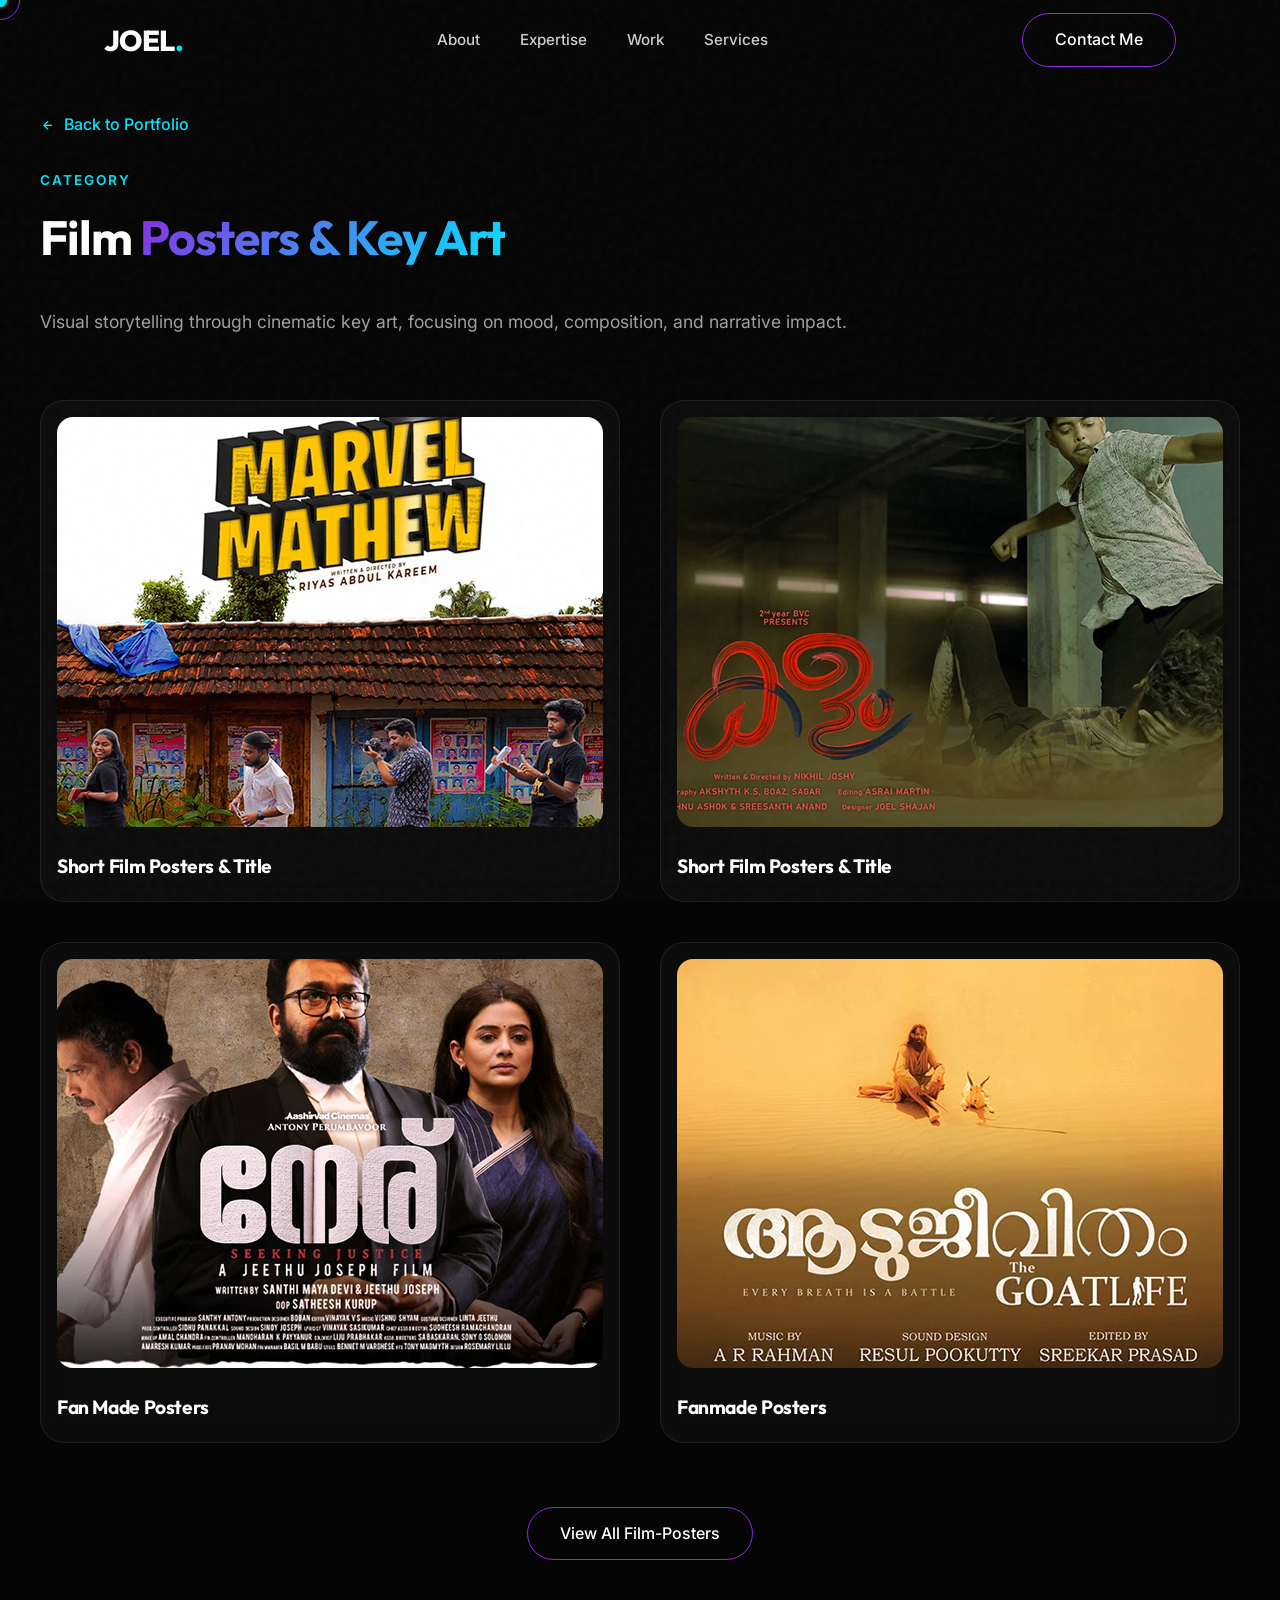
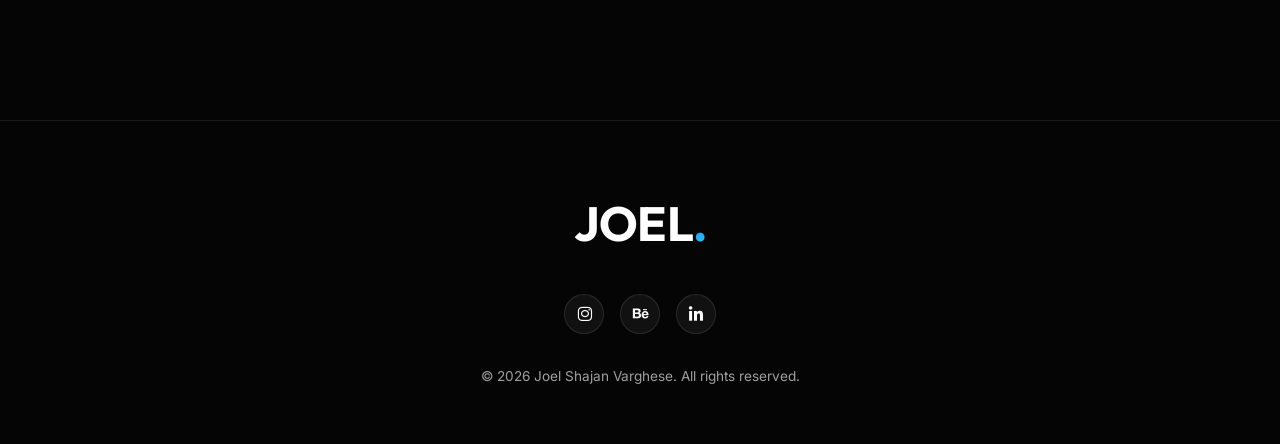
<file: film-posters.html>
<!DOCTYPE html>
<html lang="en">

<head>
    <meta charset="UTF-8">
    <meta name="viewport" content="width=device-width, initial-scale=1.0">
    <meta name="description" content="Film Posters and Key Art by Joel Shajan Varghese.">
    <title>Film Posters | Joel Shajan Varghese</title>

    <!-- Google Fonts -->
    <link rel="preconnect" href="https://fonts.googleapis.com">
    <link rel="preconnect" href="https://fonts.gstatic.com" crossorigin>
    <link
        href="https://fonts.googleapis.com/css2?family=Inter:wght@300;400;500;600&family=Outfit:wght@400;600;800&display=swap"
        rel="stylesheet">

    <!-- Boxicons -->
    <link href='https://unpkg.com/boxicons@2.1.4/css/boxicons.min.css' rel='stylesheet'>
    <link rel="stylesheet" href="styles.css">
</head>

<body>
    <div id="noise-overlay"></div>
    <div id="custom-cursor"></div>
    <div id="cursor-follower"></div>

    <!-- Navigation -->
    <header class="navbar">
        <div class="nav-container">
            <a href="index.html#hero" class="logo">JOEL<span>.</span></a>
            <ul class="nav-links">
                <li><a href="index.html#about">About</a></li>
                <li><a href="index.html#skills">Expertise</a></li>
                <li><a href="index.html#projects">Work</a></li>
                <li><a href="index.html#services">Services</a></li>
            </ul>
            <a href="index.html#contact" class="btn-primary-outline">Contact Me</a>
            <div class="mobile-menu-btn">
                <i class='bx bx-menu'></i>
            </div>
        </div>
    </header>

    <div class="container pt-section" style="padding-top: calc(var(--nav-height) + 2rem);">
        <a href="index.html" class="back-btn"><i class='bx bx-left-arrow-alt'></i> Back to Portfolio</a>

        <div class="section-title">
            <span class="sub-title">Category</span>
            <h2>Film <span>Posters & Key Art</span></h2>
            <p>Visual storytelling through cinematic key art, focusing on mood, composition, and narrative impact.</p>
        </div>

        <div class="work-gallery-grid">
            <!-- Work 1 -->
            <div class="portfolio-item glass-panel">
                <div class="portfolio-img">
                    <img src="assets/cover/FL/1.jpg" alt="Film Poster 1">
                    <div class="portfolio-overlay">
                    </div>
                </div>
                <div class="portfolio-info">
                    <h3>Short Film Posters & Title </h3>
                </div>
            </div>

            <!-- Work 2 -->
            <div class="portfolio-item glass-panel">
                <div class="portfolio-img">
                    <img src="assets\cover\FL\2.jpg" alt="Film Poster 2">
                    <div class="portfolio-overlay">
                    </div>
                </div>
                <div class="portfolio-info">
                    <h3>Short Film Posters & Title </h3>
                </div>
            </div>

            <!-- Work 3 -->
            <div class="portfolio-item glass-panel">
                <div class="portfolio-img">
                    <img src="assets\cover\FL\3.jpg" alt="Film Poster 3">
                    <div class="portfolio-overlay">
                    </div>
                </div>
                <div class="portfolio-info">
                    <h3>Fan Made Posters</h>
                </div>
            </div>

            <!-- Work 4 -->
            <div class="portfolio-item glass-panel">
                <div class="portfolio-img">
                    <img src="assets\cover\FL\4.jpg" alt="Film Poster 4">
                    <div class="portfolio-overlay">
                    </div>
                </div>
                <div class="portfolio-info">
                    <h3>Fanmade Posters</h3>
                </div>
            </div>
        </div>

        <div class="text-center mt-5" style="margin-top: 4rem;">
            <a href="https://www.behance.net/gallery/232142863/Film-Posters" target="_blank"
                class="btn-primary-outline">View All Film-Posters</a>
        </div>
    </div>

    <!-- Footer -->
    <footer>
        <div class="container footer-content text-center">
            <h2>JOEL<span>.</span></h2>
            <div class="social-links justify-center mt-3">
                <a href="https://www.instagram.com/_joe.el?igsh=ZTkzYnZmMDRlMXZ6" target="_blank"><i
                        class='bx bxl-instagram'></i></a>
                <a href="https://www.behance.net/joelshajanv" target="_blank"><i class='bx bxl-behance'></i></a>
                <a href="https://in.linkedin.com/in/joel-shajan-varghese-a8076a371" target="_blank"><i
                        class='bx bxl-linkedin'></i></a>
            </div>
            <p class="copy">&copy; 2026 Joel Shajan Varghese. All rights reserved.</p>
        </div>
    </footer>

    <script src="script.js"></script>
</body>

</html>
</file>
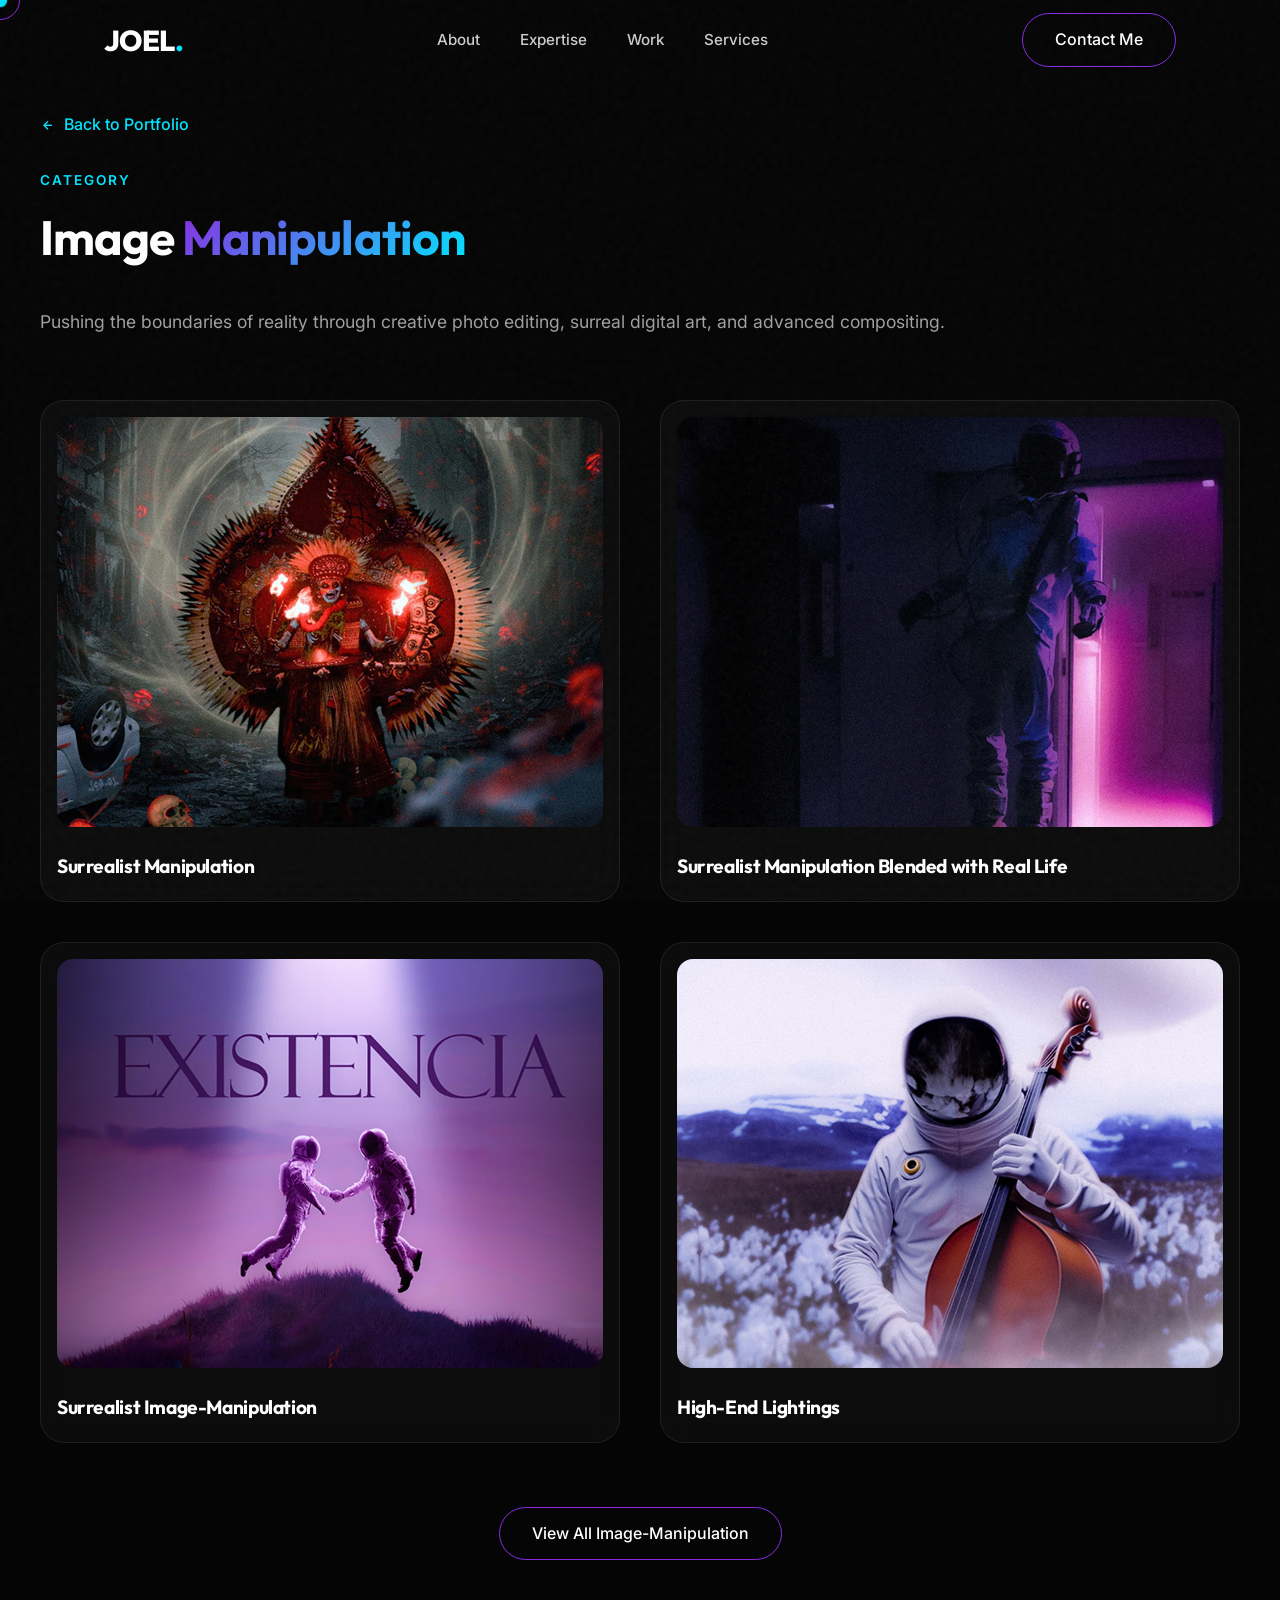
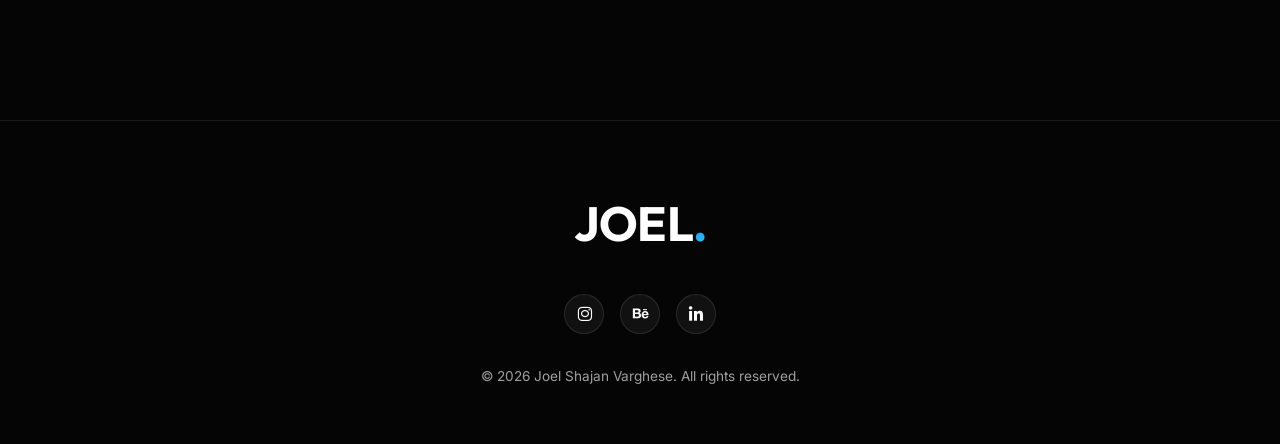
<file: image-manipulation.html>
<!DOCTYPE html>
<html lang="en">

<head>
    <meta charset="UTF-8">
    <meta name="viewport" content="width=device-width, initial-scale=1.0">
    <meta name="description" content="Image Manipulation and Digital Art by Joel Shajan Varghese.">
    <title>Image Manipulation | Joel Shajan Varghese</title>

    <!-- Google Fonts -->
    <link rel="preconnect" href="https://fonts.googleapis.com">
    <link rel="preconnect" href="https://fonts.gstatic.com" crossorigin>
    <link
        href="https://fonts.googleapis.com/css2?family=Inter:wght@300;400;500;600&family=Outfit:wght@400;600;800&display=swap"
        rel="stylesheet">

    <!-- Boxicons -->
    <link href='https://unpkg.com/boxicons@2.1.4/css/boxicons.min.css' rel='stylesheet'>
    <link rel="stylesheet" href="styles.css">
</head>

<body>
    <div id="noise-overlay"></div>
    <div id="custom-cursor"></div>
    <div id="cursor-follower"></div>

    <!-- Navigation -->
    <header class="navbar">
        <div class="nav-container">
            <a href="index.html#hero" class="logo">JOEL<span>.</span></a>
            <ul class="nav-links">
                <li><a href="index.html#about">About</a></li>
                <li><a href="index.html#skills">Expertise</a></li>
                <li><a href="index.html#projects">Work</a></li>
                <li><a href="index.html#services">Services</a></li>
            </ul>
            <a href="index.html#contact" class="btn-primary-outline">Contact Me</a>
            <div class="mobile-menu-btn">
                <i class='bx bx-menu'></i>
            </div>
        </div>
    </header>

    <div class="container pt-section" style="padding-top: calc(var(--nav-height) + 2rem);">
        <a href="index.html" class="back-btn"><i class='bx bx-left-arrow-alt'></i> Back to Portfolio</a>

        <div class="section-title">
            <span class="sub-title">Category</span>
            <h2>Image <span>Manipulation</span></h2>
            <p>Pushing the boundaries of reality through creative photo editing, surreal digital art, and advanced
                compositing.</p>
        </div>

        <div class="work-gallery-grid">
            <!-- Work 1 -->
            <div class="portfolio-item glass-panel">
                <div class="portfolio-img">
                    <img src="assets/cover/mani/1.jpg" alt="Manipulation 1">
                    <div class="portfolio-overlay">
                    </div>
                </div>
                <div class="portfolio-info">
                    <h3>Surrealist Manipulation</h3>
                </div>
            </div>

            <!-- Work 2 -->
            <div class="portfolio-item glass-panel">
                <div class="portfolio-img">
                    <img src="assets/cover/mani/2.jpg" alt="Galaxy in Palms">
                    <div class="portfolio-overlay">
                    </div>
                </div>
                <div class="portfolio-info">
                    <h3>Surrealist Manipulation Blended with Real Life</h3>
                </div>
            </div>

            <!-- Work 3 -->
            <div class="portfolio-item glass-panel">
                <div class="portfolio-img">
                    <img src="assets/cover/mani/3.jpg" alt="Landscape Synth">
                    <div class="portfolio-overlay">
                    </div>
                </div>
                <div class="portfolio-info">
                    <h3>Surrealist Image-Manipulation</h3>
                </div>
            </div>

            <!-- Work 4 -->
            <div class="portfolio-item glass-panel">
                <div class="portfolio-img">
                    <img src="assets/cover/mani/4.jpg" alt="Portrait Edit">
                    <div class="portfolio-overlay">
                    </div>
                </div>
                <div class="portfolio-info">
                    <h3>High-End Lightings</h3>
                </div>
            </div>
        </div>

        <div class="text-center mt-5" style="margin-top: 4rem;">
            <a href="https://www.behance.net/gallery/232145473/Image-Manipulation" target="_blank"
                class="btn-primary-outline">View All Image-Manipulation</a>
        </div>
    </div>

    <!-- Footer -->
    <footer>
        <div class="container footer-content text-center">
            <h2>JOEL<span>.</span></h2>
            <div class="social-links justify-center mt-3">
                <a href="https://www.instagram.com/_joe.el?igsh=ZTkzYnZmMDRlMXZ6" target="_blank"><i
                        class='bx bxl-instagram'></i></a>
                <a href="https://www.behance.net/joelshajanv" target="_blank"><i class='bx bxl-behance'></i></a>
                <a href="https://in.linkedin.com/in/joel-shajan-varghese-a8076a371" target="_blank"><i
                        class='bx bxl-linkedin'></i></a>
            </div>
            <p class="copy">&copy; 2026 Joel Shajan Varghese. All rights reserved.</p>
        </div>
    </footer>

    <script src="script.js"></script>
</body>

</html>
</file>
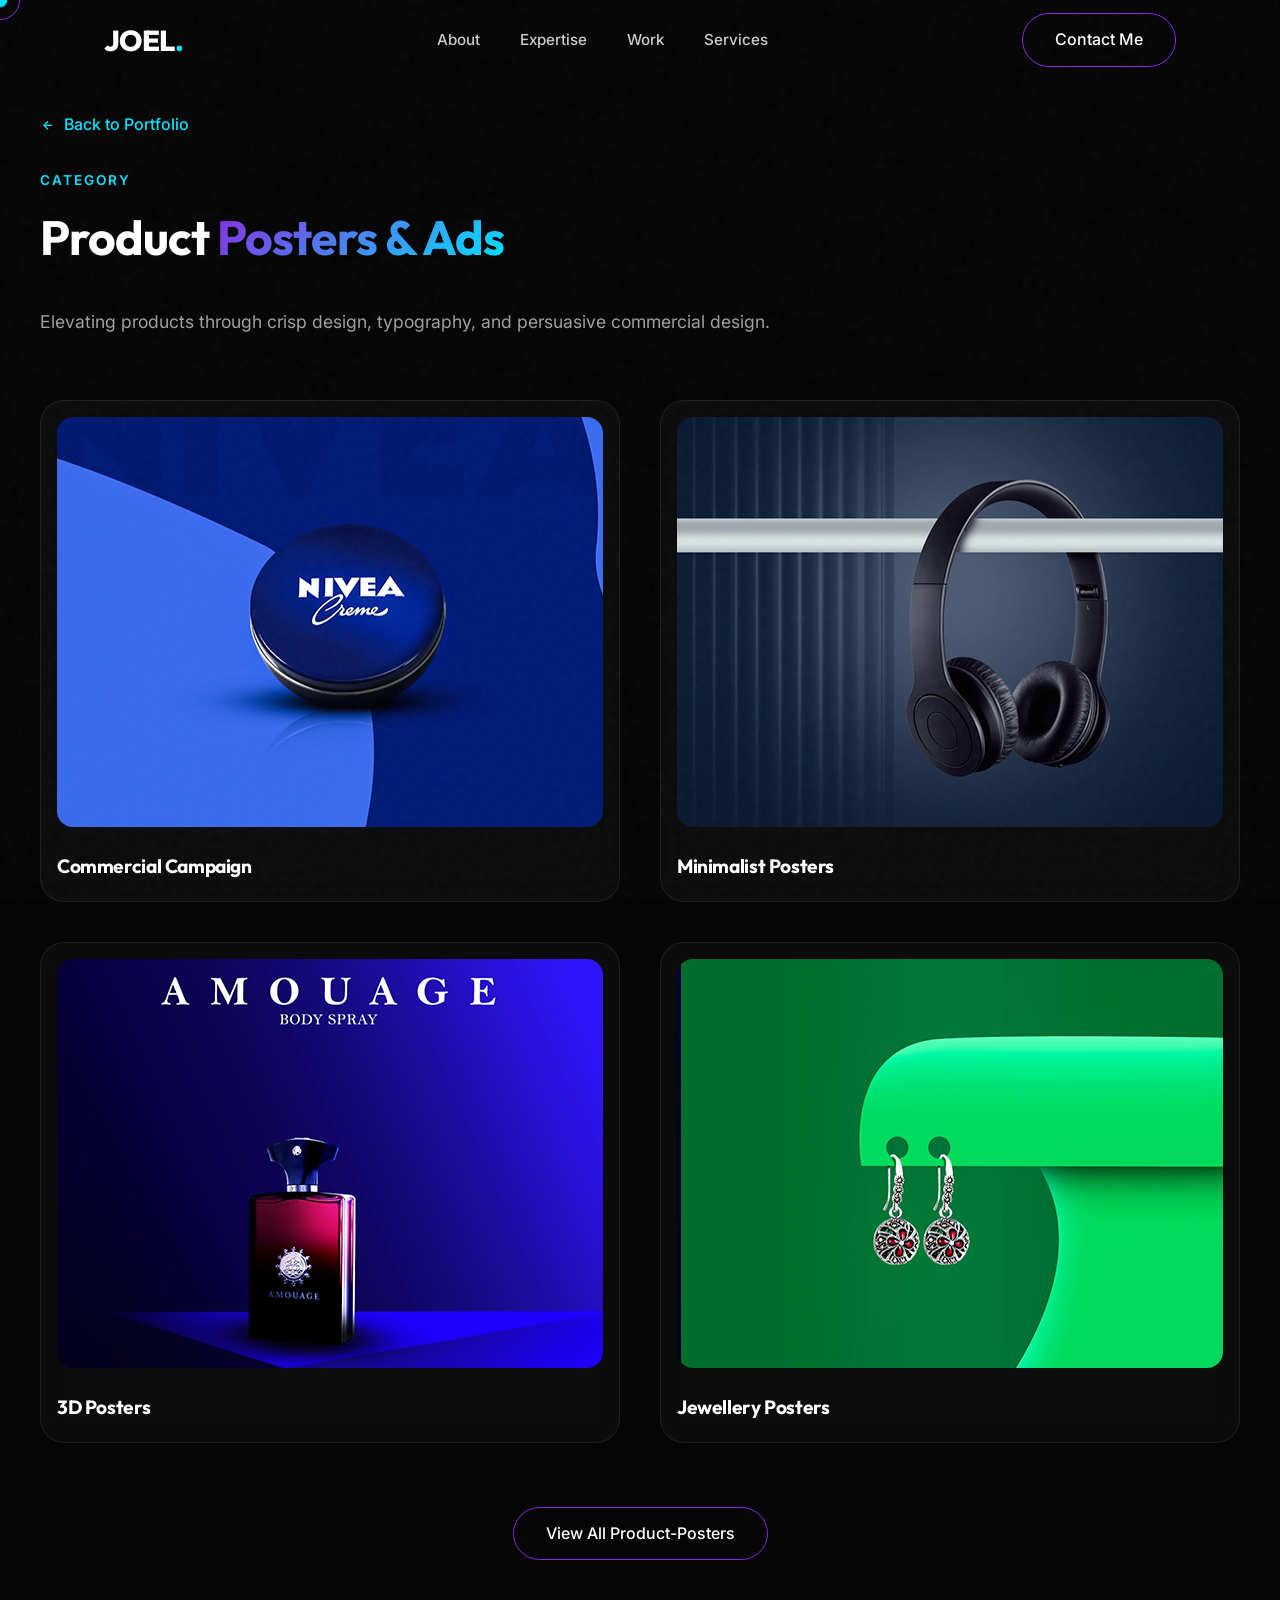
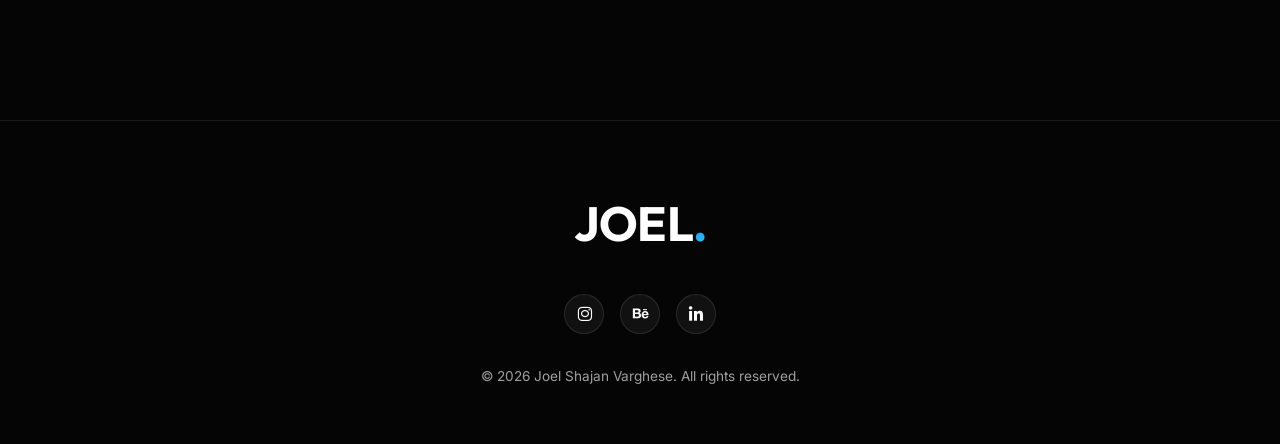
<file: product-posters.html>
<!DOCTYPE html>
<html lang="en">

<head>
    <meta charset="UTF-8">
    <meta name="viewport" content="width=device-width, initial-scale=1.0">
    <meta name="description" content="Product Posters and Commercial Ads by Joel Shajan Varghese.">
    <title>Product Posters | Joel Shajan Varghese</title>

    <!-- Google Fonts -->
    <link rel="preconnect" href="https://fonts.googleapis.com">
    <link rel="preconnect" href="https://fonts.gstatic.com" crossorigin>
    <link
        href="https://fonts.googleapis.com/css2?family=Inter:wght@300;400;500;600&family=Outfit:wght@400;600;800&display=swap"
        rel="stylesheet">

    <!-- Boxicons -->
    <link href='https://unpkg.com/boxicons@2.1.4/css/boxicons.min.css' rel='stylesheet'>
    <link rel="stylesheet" href="styles.css">
</head>

<body>
    <div id="noise-overlay"></div>
    <div id="custom-cursor"></div>
    <div id="cursor-follower"></div>

    <!-- Navigation -->
    <header class="navbar">
        <div class="nav-container">
            <a href="index.html#hero" class="logo">JOEL<span>.</span></a>
            <ul class="nav-links">
                <li><a href="index.html#about">About</a></li>
                <li><a href="index.html#skills">Expertise</a></li>
                <li><a href="index.html#projects">Work</a></li>
                <li><a href="index.html#services">Services</a></li>
            </ul>
            <a href="index.html#contact" class="btn-primary-outline">Contact Me</a>
            <div class="mobile-menu-btn">
                <i class='bx bx-menu'></i>
            </div>
        </div>
    </header>

    <div class="container pt-section" style="padding-top: calc(var(--nav-height) + 2rem);">
        <a href="index.html" class="back-btn"><i class='bx bx-left-arrow-alt'></i> Back to Portfolio</a>

        <div class="section-title">
            <span class="sub-title">Category</span>
            <h2>Product <span>Posters & Ads</span></h2>
            <p>Elevating products through crisp design, typography, and persuasive commercial design.</p>
        </div>

        <div class="work-gallery-grid">
            <!-- Work 1 -->
            <div class="portfolio-item glass-panel">
                <div class="portfolio-img">
                    <img src="assets/cover/pr/1.jpg" alt="Commercial Campaign 1">
                    <div class="portfolio-overlay">
                    </div>
                </div>
                <div class="portfolio-info">
                    <h3>Commercial Campaign</h3>
                </div>
            </div>

            <!-- Work 2 -->
            <div class="portfolio-item glass-panel">
                <div class="portfolio-img">
                    <img src="assets/cover/pr/2.jpg" alt="Minimalist Watch Feature">
                    <div class="portfolio-overlay">
                    </div>
                </div>
                <div class="portfolio-info">
                    <h3>Minimalist Posters</h3>
                </div>
            </div>

            <!-- Work 3 -->
            <div class="portfolio-item glass-panel">
                <div class="portfolio-img">
                    <img src="assets/cover/pr/3.jpg" alt="Sonic Experience">
                    <div class="portfolio-overlay">
                    </div>
                </div>
                <div class="portfolio-info">
                    <h3>3D Posters</h3>
                </div>
            </div>

            <!-- Work 4 -->
            <div class="portfolio-item glass-panel">
                <div class="portfolio-img">
                    <img src="assets/cover/pr/4.jpg" alt="Velocity Sneakers">
                    <div class="portfolio-overlay">
                    </div>
                </div>
                <div class="portfolio-info">
                    <h3>Jewellery Posters</h3>
                </div>
            </div>
        </div>

        <div class="text-center mt-5" style="margin-top: 4rem;">
            <a href="https://www.behance.net/gallery/232140021/Product-Posters" target="_blank"
                class="btn-primary-outline">View All Product-Posters
            </a>
        </div>
    </div>

    <!-- Footer -->
    <footer>
        <div class="container footer-content text-center">
            <h2>JOEL<span>.</span></h2>
            <div class="social-links justify-center mt-3">
                <a href="https://www.instagram.com/_joe.el?igsh=ZTkzYnZmMDRlMXZ6" target="_blank"><i
                        class='bx bxl-instagram'></i></a>
                <a href="https://www.behance.net/joelshajanv" target="_blank"><i class='bx bxl-behance'></i></a>
                <a href="https://in.linkedin.com/in/joel-shajan-varghese-a8076a371" target="_blank"><i
                        class='bx bxl-linkedin'></i></a>
            </div>
            <p class="copy">&copy; 2026 Joel Shajan Varghese. All rights reserved.</p>
        </div>
    </footer>

    <script src="script.js"></script>
</body>

</html>
</file>
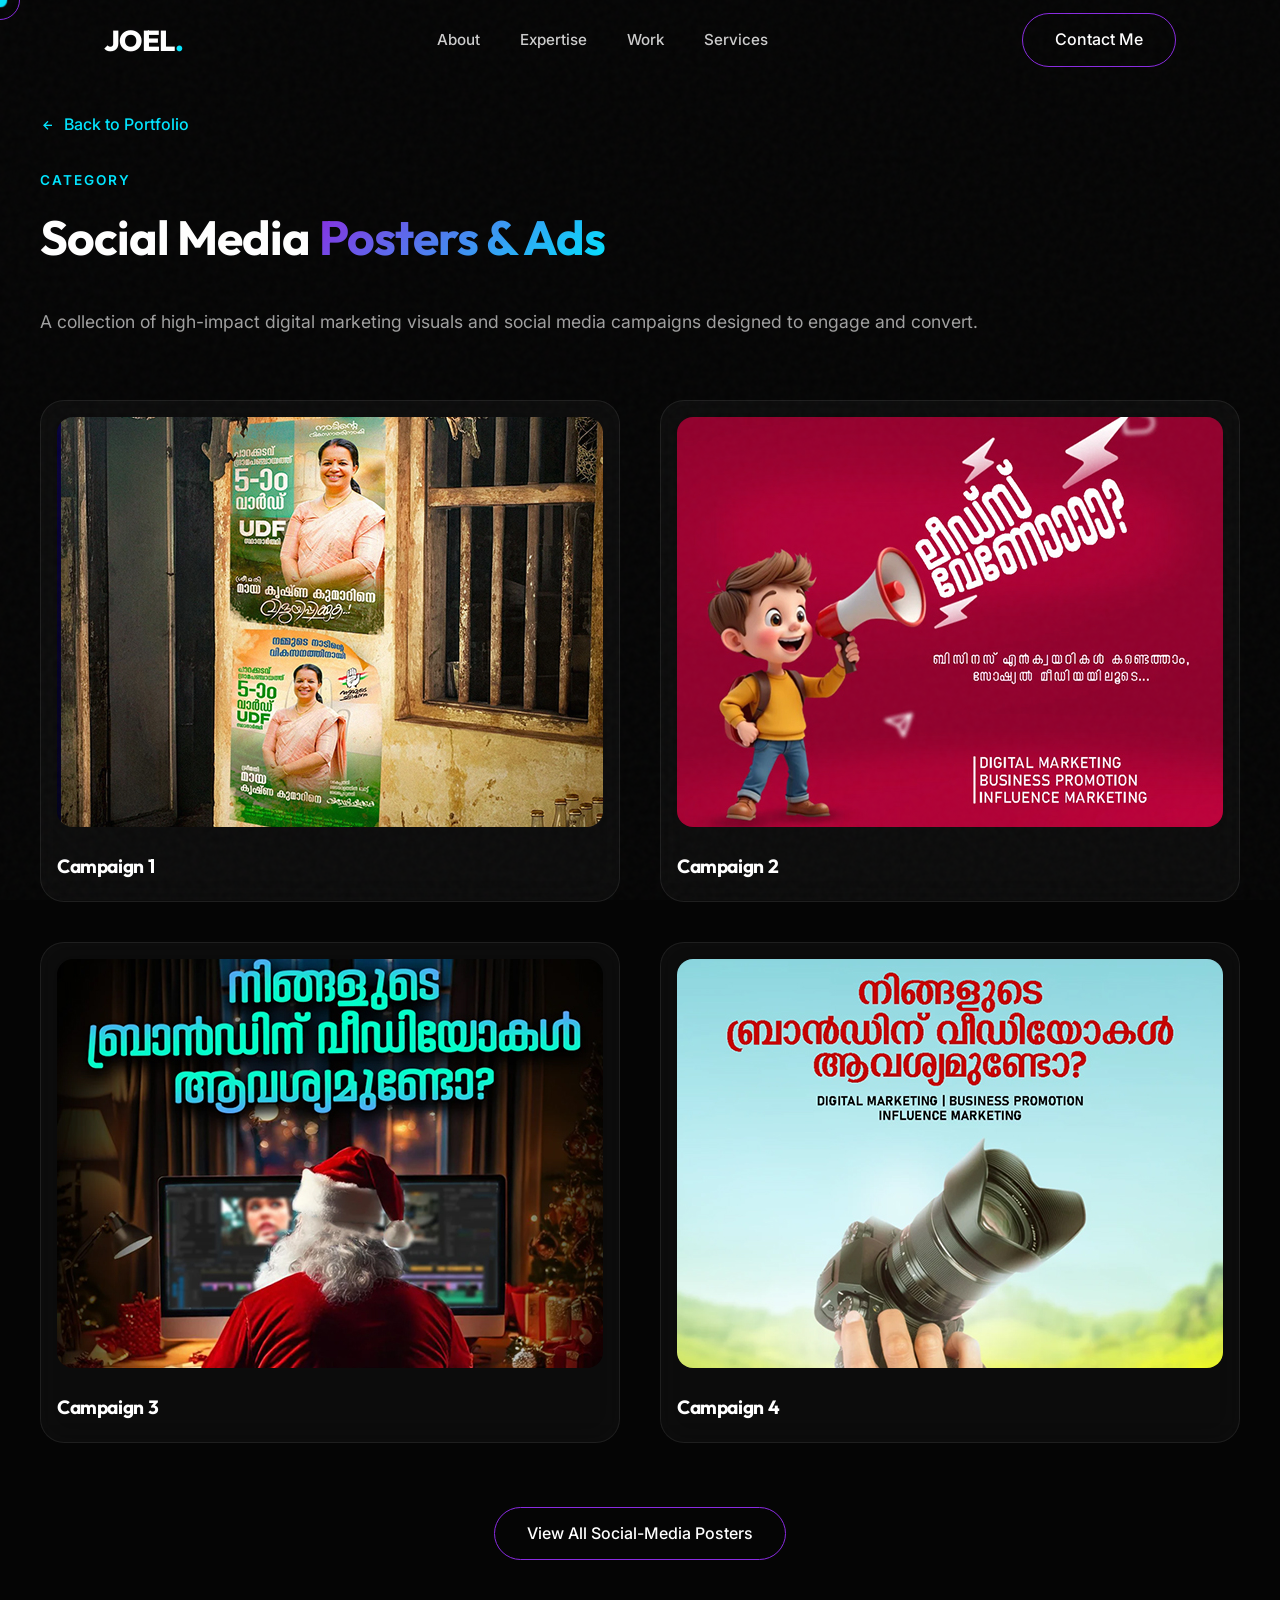
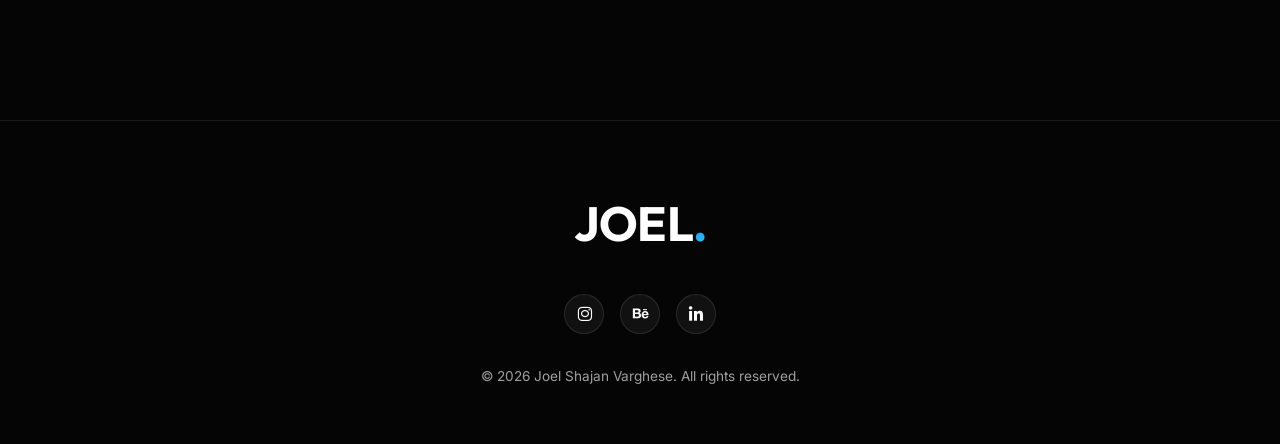
<file: social-media.html>
<!DOCTYPE html>
<html lang="en">

<head>
    <meta charset="UTF-8">
    <meta name="viewport" content="width=device-width, initial-scale=1.0">
    <meta name="description" content="Social Media Posters and Ads by Joel Shajan Varghese.">
    <title>Social Media Projects | Joel Shajan Varghese</title>

    <!-- Google Fonts -->
    <link rel="preconnect" href="https://fonts.googleapis.com">
    <link rel="preconnect" href="https://fonts.gstatic.com" crossorigin>
    <link
        href="https://fonts.googleapis.com/css2?family=Inter:wght@300;400;500;600&family=Outfit:wght@400;600;800&display=swap"
        rel="stylesheet">

    <!-- Boxicons -->
    <link href='https://unpkg.com/boxicons@2.1.4/css/boxicons.min.css' rel='stylesheet'>
    <link rel="stylesheet" href="styles.css">
</head>

<body>
    <div id="noise-overlay"></div>
    <div id="custom-cursor"></div>
    <div id="cursor-follower"></div>

    <!-- Navigation -->
    <header class="navbar">
        <div class="nav-container">
            <a href="index.html#hero" class="logo">JOEL<span>.</span></a>
            <ul class="nav-links">
                <li><a href="index.html#about">About</a></li>
                <li><a href="index.html#skills">Expertise</a></li>
                <li><a href="index.html#projects">Work</a></li>
                <li><a href="index.html#services">Services</a></li>
            </ul>
            <a href="index.html#contact" class="btn-primary-outline">Contact Me</a>
            <div class="mobile-menu-btn">
                <i class='bx bx-menu'></i>
            </div>
        </div>
    </header>

    <div class="container pt-section" style="padding-top: calc(var(--nav-height) + 2rem);">
        <a href="index.html" class="back-btn"><i class='bx bx-left-arrow-alt'></i> Back to Portfolio</a>

        <div class="section-title">
            <span class="sub-title">Category</span>
            <h2>Social Media <span>Posters & Ads</span></h2>
            <p>A collection of high-impact digital marketing visuals and social media campaigns designed to engage and
                convert.</p>
        </div>

        <div class="work-gallery-grid">
            <!-- Work 1 -->
            <div class="portfolio-item glass-panel">
                <div class="portfolio-img">
                    <img src="assets/cover/sc/1.jpg" alt="Campaign 1">
                    <div class="portfolio-overlay">
                    </div>
                </div>
                <div class="portfolio-info">
                    <h3>Campaign 1</h3>
                </div>
            </div>

            <!-- Work 2 -->
            <div class="portfolio-item glass-panel">
                <div class="portfolio-img">
                    <img src="assets/cover/sc/2.jpg" alt="Campaign 2">
                    <div class="portfolio-overlay">
                    </div>
                </div>
                <div class="portfolio-info">
                    <h3>Campaign 2</h3>
                </div>
            </div>

            <!-- Work 3 -->
            <div class="portfolio-item glass-panel">
                <div class="portfolio-img">
                    <img src="assets/cover/sc/3.jpg" alt="Campaign 3">
                    <div class="portfolio-overlay">
                    </div>
                </div>
                <div class="portfolio-info">
                    <h3>Campaign 3</h3>
                </div>
            </div>

            <!-- Work 4 -->
            <div class="portfolio-item glass-panel">
                <div class="portfolio-img">
                    <img src="assets/cover/sc/4.jpg" alt="Campaign 4">
                    <div class="portfolio-overlay">
                    </div>
                </div>
                <div class="portfolio-info">
                    <h3>Campaign 4</h3>
                </div>
            </div>
        </div>

        <div class="text-center mt-5" style="margin-top: 4rem;">
            <a href="https://www.behance.net/gallery/232171211/Social-Media-posters-Ads" target="_blank" class="btn-primary-outline">View All Social-Media Posters</a>
        </div>
    </div>

    <!-- Footer -->
    <footer>
        <div class="container footer-content text-center">
            <h2>JOEL<span>.</span></h2>
            <div class="social-links justify-center mt-3">
                <a href="https://www.instagram.com/_joe.el?igsh=ZTkzYnZmMDRlMXZ6" target="_blank"><i
                        class='bx bxl-instagram'></i></a>
                <a href="https://www.behance.net/joelshajanv" target="_blank"><i class='bx bxl-behance'></i></a>
                <a href="https://in.linkedin.com/in/joel-shajan-varghese-a8076a371" target="_blank"><i
                        class='bx bxl-linkedin'></i></a>
            </div>
            <p class="copy">&copy; 2026 Joel Shajan Varghese. All rights reserved.</p>
        </div>
    </footer>

    <script src="script.js"></script>
</body>

</html>
</file>
<file: styles.css>
:root {
  /* Colors */
  --bg-color: #050505;
  --bg-secondary: #111111;
  --accent-1: #8A2BE2;
  /* Purple */
  --accent-2: #00E5FF;
  /* Cyan */
  --text-main: #FFFFFF;
  --text-muted: #A0A0A0;

  /* Glassmorphism */
  --glass-bg: rgba(255, 255, 255, 0.03);
  --glass-border: rgba(255, 255, 255, 0.08);

  /* Typography */
  --font-main: 'Inter', sans-serif;
  --font-heading: 'Outfit', sans-serif;

  /* Spacing & Sizes */
  --section-padding: 6rem 0;
  --nav-height: 80px;
}

* {
  margin: 0;
  padding: 0;
  box-sizing: border-box;
}

html {
  scroll-behavior: smooth;
}

body {
  font-family: var(--font-main);
  background-color: var(--bg-color);
  color: var(--text-main);
  line-height: 1.6;
  overflow-x: hidden;
  position: relative;
  cursor: none; /* Custom cursor implementation */
}

/* Background Noise Texture */
#noise-overlay {
  position: fixed;
  top: 0;
  left: 0;
  width: 100vw;
  height: 100vh;
  pointer-events: none;
  z-index: 9999;
  opacity: 0.03;
  background-image: url("data:image/svg+xml,%3Csvg viewBox='0 0 200 200' xmlns='http://www.w3.org/2000/svg'%3E%3Cfilter id='noiseFilter'%3E%3CfeTurbulence type='fractalNoise' baseFrequency='0.65' numOctaves='3' stitchTiles='stitch'/%3E%3C/filter%3E%3Crect width='100%25' height='100%25' filter='url(%23noiseFilter)'/%3E%3C/svg%3E");
}

/* Custom Cursor */
#custom-cursor {
  position: fixed;
  width: 15px;
  height: 15px;
  background: var(--accent-2);
  border-radius: 50%;
  pointer-events: none;
  z-index: 10000;
  transition: transform 0.1s ease;
  mix-blend-mode: difference;
}

#cursor-follower {
  position: fixed;
  width: 40px;
  height: 40px;
  border: 1px solid var(--accent-1);
  border-radius: 50%;
  pointer-events: none;
  z-index: 9999;
  transition: all 0.2s cubic-bezier(0.19, 1, 0.22, 1);
}

/* Typography Utilities */
h1,
h2,
h3,
h4,
.logo {
  font-family: var(--font-heading);
  letter-spacing: -0.02em;
}

h2 {
  font-size: 3rem;
  margin-bottom: 2rem;
}

h2 span {
  background: linear-gradient(135deg, var(--accent-1), var(--accent-2));
  -webkit-background-clip: text;
  background-clip: text; /* Added for compatibility */
  -webkit-text-fill-color: transparent;
}

a {
  text-decoration: none;
  color: var(--text-main);
  transition: all 0.3s ease;
}

p {
  color: var(--text-muted);
  margin-bottom: 1.5rem;
  font-size: 1.1rem;
}

/* Layout Utilities */
.container {
  max-width: 1200px;
  margin: 0 auto;
  padding: 0 5%;
}

.row {
  display: flex;
  flex-wrap: wrap;
  align-items: center;
  gap: 2rem;
}

.col-6 {
  flex: 1 1 45%;
}

.pt-section {
  padding: var(--section-padding);
}

.text-center {
  text-align: center;
}

/* Buttons */
.btn-primary,
.btn-primary-outline {
  display: inline-flex;
  align-items: center;
  gap: 0.5rem;
  padding: 0.8rem 2rem;
  border-radius: 50px;
  font-weight: 500;
  cursor: pointer;
  z-index: 10;
  position: relative;
  overflow: hidden;
  transition: all 0.4s ease;
}

.btn-primary {
  background: linear-gradient(135deg, var(--accent-1), var(--accent-2));
  color: #fff;
  border: none;
}

.btn-primary:hover {
  transform: translateY(-3px);
  box-shadow: 0 10px 20px rgba(138, 43, 226, 0.3);
}

.btn-primary-outline {
  background: transparent;
  border: 1px solid var(--accent-1);
  color: #fff;
}

.btn-primary-outline:hover {
  background: rgba(138, 43, 226, 0.1);
  box-shadow: 0 0 20px rgba(138, 43, 226, 0.2);
}

.back-btn {
  display: inline-flex;
  align-items: center;
  gap: 0.5rem;
  margin-bottom: 2rem;
  color: var(--accent-2);
  font-weight: 500;
  transition: all 0.3s ease;
}

.back-btn:hover {
  transform: translateX(-5px);
  color: var(--accent-1);
}

/* Glassmorphism Classes */
.glass-panel {
  background: var(--glass-bg);
  backdrop-filter: blur(16px);
  -webkit-backdrop-filter: blur(16px);
  border: 1px solid var(--glass-border);
  border-radius: 24px;
  padding: 2rem;
  transition: transform 0.4s ease, border-color 0.4s ease;
}

.glass-panel:hover {
  transform: translateY(-5px);
  border-color: rgba(255, 255, 255, 0.15);
}

/* Navigation */
.navbar {
  position: fixed;
  top: 0;
  width: 100%;
  height: var(--nav-height);
  z-index: 1000;
  display: flex;
  align-items: center;
  transition: all 0.3s ease;
}

.navbar.scrolled {
  background: rgba(5, 5, 5, 0.85);
  backdrop-filter: blur(12px);
  border-bottom: 1px solid var(--glass-border);
}

.navbar.nav-hidden {
  opacity: 0;
  pointer-events: none;
  transform: translateY(-100%);
}

.nav-container {
  display: flex;
  justify-content: space-between;
  align-items: center;
  width: 100%;
  max-width: 1200px;
  margin: 0 auto;
  padding: 0 5%;
}

.logo {
  font-size: 1.8rem;
  font-weight: 800;
}

.logo span {
  color: var(--accent-2);
}

.nav-links {
  display: flex;
  list-style: none;
  gap: 2.5rem;
}

.nav-links li a {
  font-size: 0.95rem;
  font-weight: 500;
  opacity: 0.8;
}

.nav-links li a:hover,
.nav-links li a.active {
  opacity: 1;
  color: var(--accent-2);
}

.mobile-menu-btn {
  display: none;
  font-size: 2rem;
  cursor: pointer;
}

/* Background Blobs */
.blob {
  position: absolute;
  filter: blur(90px);
  z-index: -1;
  opacity: 0.5;
  border-radius: 50%;
  animation: float 10s ease-in-out infinite;
}

.blob-1 {
  top: -10%;
  left: -10%;
  width: 500px;
  height: 500px;
  background: var(--accent-1);
}

.blob-2 {
  bottom: -10%;
  right: -10%;
  width: 600px;
  height: 600px;
  background: var(--accent-2);
  animation-delay: -5s;
}

.parallax-bg {
  position: absolute;
  top: 0;
  left: 0;
  width: 100%;
  height: 100%;
  pointer-events: none;
  z-index: -1;
}

.blob-image-wrapper {
  position: absolute;
  top: 10%;
  right: 5%;
  z-index: 0;
  opacity: 0.8;
  pointer-events: none;
  animation: float 12s ease-in-out infinite;
}

.hero-decoration {
  width: 100%;
  max-width: 600px;
  height: auto;
  object-fit: contain;
  mix-blend-mode: screen; /* Matches Photoshop 'Screen' layer mode to remove dark backdrops */
}

@keyframes float {

  0%,
  100% {
    transform: translateY(0) scale(1);
  }

  50% {
    transform: translateY(-30px) scale(1.05);
  }
}

/* Hero Section */
.hero-section {
  min-height: 100vh;
  display: flex;
  align-items: center;
  position: relative;
  overflow: hidden;
  padding-top: var(--nav-height);
}

.hero-content {
  display: flex;
  align-items: center;
  justify-content: space-between;
  width: 100%;
}

.hero-text {
  flex: 1;
  max-width: 600px;
}

.greeting {
  display: inline-block;
  padding: 0.5rem 1rem;
  background: rgba(255, 255, 255, 0.05);
  border: 1px solid var(--glass-border);
  border-radius: 20px;
  font-size: 0.9rem;
  margin-bottom: 1.5rem;
}

.hero-title {
  font-size: 4rem;
  line-height: 1.1;
  margin-bottom: 0.5rem;
}

.hero-subtitle {
  font-size: 2.5rem;
  color: var(--text-muted);
  font-weight: 400;
}

.hero-desc {
  margin: 1.5rem 0 2rem;
  font-size: 1.2rem;
}

.hero-actions {
  display: flex;
  align-items: center;
  gap: 2rem;
}

.social-links {
  display: flex;
  gap: 1rem;
}

.social-links a {
  display: flex;
  align-items: center;
  justify-content: center;
  width: 40px;
  height: 40px;
  border-radius: 50%;
  background: rgba(255, 255, 255, 0.05);
  border: 1px solid rgba(255, 255, 255, 0.1);
  font-size: 1.2rem;
}

.social-links a:hover {
  background: var(--accent-1);
  border-color: var(--accent-1);
  transform: translateY(-3px);
}

/* About Section */
.about-image {
  padding: 1rem;
}

.img-fluid {
  max-width: 100%;
  height: auto;
  display: block;
}

.rounded-edge {
  border-radius: 16px;
}

.sub-title {
  color: var(--accent-2);
  font-weight: 600;
  text-transform: uppercase;
  letter-spacing: 2px;
  font-size: 0.85rem;
  display: block;
  margin-bottom: 0.5rem;
}

.stats-container {
  display: flex;
  gap: 2rem;
  margin-top: 2rem;
}

.stat-box {
  background: rgba(255, 255, 255, 0.02);
  padding: 1.5rem;
  border-radius: 16px;
  border: 1px solid rgba(255, 255, 255, 0.05);
  min-width: 120px;
}

.stat-box h3 {
  font-size: 1.8rem;
  color: var(--text-main);
}

.stat-box p {
  margin: 0;
  font-size: 0.9rem;
}

/* Skills Section */
.skills-grid {
  display: grid;
  grid-template-columns: repeat(4, 1fr);
  gap: 1.5rem;
  margin-top: 3rem;
}

@media (max-width: 992px) {
  .skills-grid {
    grid-template-columns: repeat(2, 1fr);
  }
}

@media (max-width: 576px) {
  .skills-grid {
    grid-template-columns: 1fr;
  }
}

.icon-large {
  font-size: 3rem;
  color: var(--accent-1);
  margin-bottom: 1rem;
}

.skill-bar-bg {
  width: 100%;
  height: 6px;
  background: rgba(255, 255, 255, 0.1);
  border-radius: 10px;
  margin-top: 1.5rem;
  overflow: hidden;
}

.skill-bar-fill {
  height: 100%;
  background: linear-gradient(90deg, var(--accent-1), var(--accent-2));
  border-radius: 10px;
  position: relative;
}

/* Projects Section */
.portfolio-grid {
  display: grid;
  grid-template-columns: repeat(auto-fit, minmax(320px, 1fr));
  gap: 2rem;
  margin-top: 3rem;
}

.work-gallery-grid {
  display: grid;
  grid-template-columns: repeat(2, 1fr);
  gap: 2.5rem;
  margin-top: 4rem;
}

@media (max-width: 992px) {
  .work-gallery-grid {
    gap: 1.5rem;
  }
}

@media (max-width: 768px) {
  .work-gallery-grid {
    grid-template-columns: 1fr;
  }
}

.portfolio-item {
  padding: 1rem;
}

.portfolio-img {
  position: relative;
  border-radius: 16px;
  overflow: hidden;
  aspect-ratio: 4/3;
}

.portfolio-img img {
  width: 100%;
  height: 100%;
  object-fit: cover;
  transition: transform 0.6s ease;
}

.portfolio-overlay {
  position: absolute;
  top: 0;
  left: 0;
  width: 100%;
  height: 100%;
  background: rgba(5, 5, 5, 0.5);
  opacity: 0;
  display: flex;
  align-items: center;
  justify-content: center;
  transition: all 0.4s ease;
}

.portfolio-item:hover .portfolio-img img {
  transform: scale(1.05);
}

.portfolio-item:hover .portfolio-overlay {
  opacity: 1;
}

.view-btn {
  background: #fff;
  color: #000;
  width: 50px;
  height: 50px;
  border-radius: 50%;
  display: flex;
  align-items: center;
  justify-content: center;
  font-size: 1.5rem;
  transform: translateY(20px);
  transition: all 0.4s ease;
}

.portfolio-item:hover .view-btn {
  transform: translateY(0);
}

.portfolio-info {
  margin-top: 1.5rem;
}

.portfolio-info h3 {
  font-size: 1.2rem;
  margin-bottom: 0.2rem;
}

.portfolio-info span {
  color: var(--text-muted);
  font-size: 0.9rem;
}

/* Services */
.services-grid {
  display: grid;
  grid-template-columns: repeat(auto-fit, minmax(280px, 1fr));
  gap: 2rem;
  margin-top: 3rem;
}

.service-card {
  text-align: center;
  padding: 3rem 2rem;
}

.icon-circle {
  width: 70px;
  height: 70px;
  border-radius: 50%;
  background: rgba(255, 255, 255, 0.05);
  display: flex;
  align-items: center;
  justify-content: center;
  margin: 0 auto 1.5rem;
  font-size: 2rem;
  color: var(--accent-2);
  transition: all 0.4s ease;
}

.service-card:hover .icon-circle {
  background: var(--accent-2);
  color: #000;
}

/* Contact Section */
.contact-desc {
  margin-bottom: 2rem;
}

.contact-info {
  display: flex;
  flex-direction: column;
  gap: 1.5rem;
}

.contact-item {
  display: flex;
  align-items: center;
  gap: 1.2rem;
}

.icon-box {
  width: 50px;
  height: 50px;
  border-radius: 12px;
  background: rgba(255, 255, 255, 0.05);
  display: flex;
  align-items: center;
  justify-content: center;
  font-size: 1.5rem;
  color: var(--accent-1);
}

.contact-item h4 {
  font-size: 1rem;
  color: var(--text-main);
  margin-bottom: 0.2rem;
}

.contact-item p {
  margin: 0;
  font-size: 0.9rem;
}

/* Form */
.form-group {
  margin-bottom: 1.5rem;
}

input,
textarea {
  width: 100%;
  padding: 1rem 1.5rem;
  background: rgba(0, 0, 0, 0.2);
  border: 1px solid rgba(255, 255, 255, 0.1);
  border-radius: 12px;
  color: var(--text-main);
  font-family: var(--font-main);
  transition: border-color 0.3s ease;
}

input:focus,
textarea:focus {
  outline: none;
  border-color: var(--accent-1);
}

.w-100 {
  width: 100%;
}

/* Footer */
footer {
  padding: 4rem 0 2rem;
  border-top: 1px solid var(--glass-border);
  margin-top: 4rem;
}

.justify-center {
  justify-content: center;
}

.mt-3 {
  margin-top: 1.5rem;
}

.copy {
  margin-top: 2rem;
  font-size: 0.85rem;
}

/* Animations */
.fade-in {
  opacity: 0;
  transform: translateY(30px);
  transition: opacity 0.8s ease, transform 0.8s ease;
}

.fade-in.appear {
  opacity: 1;
  transform: translateY(0);
}

/* Responsive Design */
@media (max-width: 992px) {
  h2 {
    font-size: 2.5rem;
  }

  .hero-title {
    font-size: 3rem;
  }

  .hero-subtitle {
    font-size: 2rem;
  }

  .col-6 {
    flex: 1 1 100%;
  }
}

@media (max-width: 768px) {

  .nav-links {
    display: none;
    flex-direction: column;
    position: absolute;
    top: var(--nav-height);
    left: 0;
    width: 100%;
    background: rgba(10, 10, 10, 0.95);
    backdrop-filter: blur(20px);
    padding: 3rem 2rem;
    border-bottom: 1px solid var(--glass-border);
    animation: slideDown 0.4s ease-out forwards;
  }

  .nav-links.active {
    display: flex;
  }

  @keyframes slideDown {
    from { opacity: 0; transform: translateY(-20px); }
    to { opacity: 1; transform: translateY(0); }
  }

  .navbar .btn-primary-outline {
    display: none;
  }

  .mobile-menu-btn {
    display: block;
  }

  .hero-content {
    flex-direction: column;
    text-align: center;
    gap: 3rem;
  }

  .hero-actions {
    justify-content: center;
  }

  .blob-1,
  .blob-2 {
    width: 300px;
    height: 300px;
  }
}
</file>
